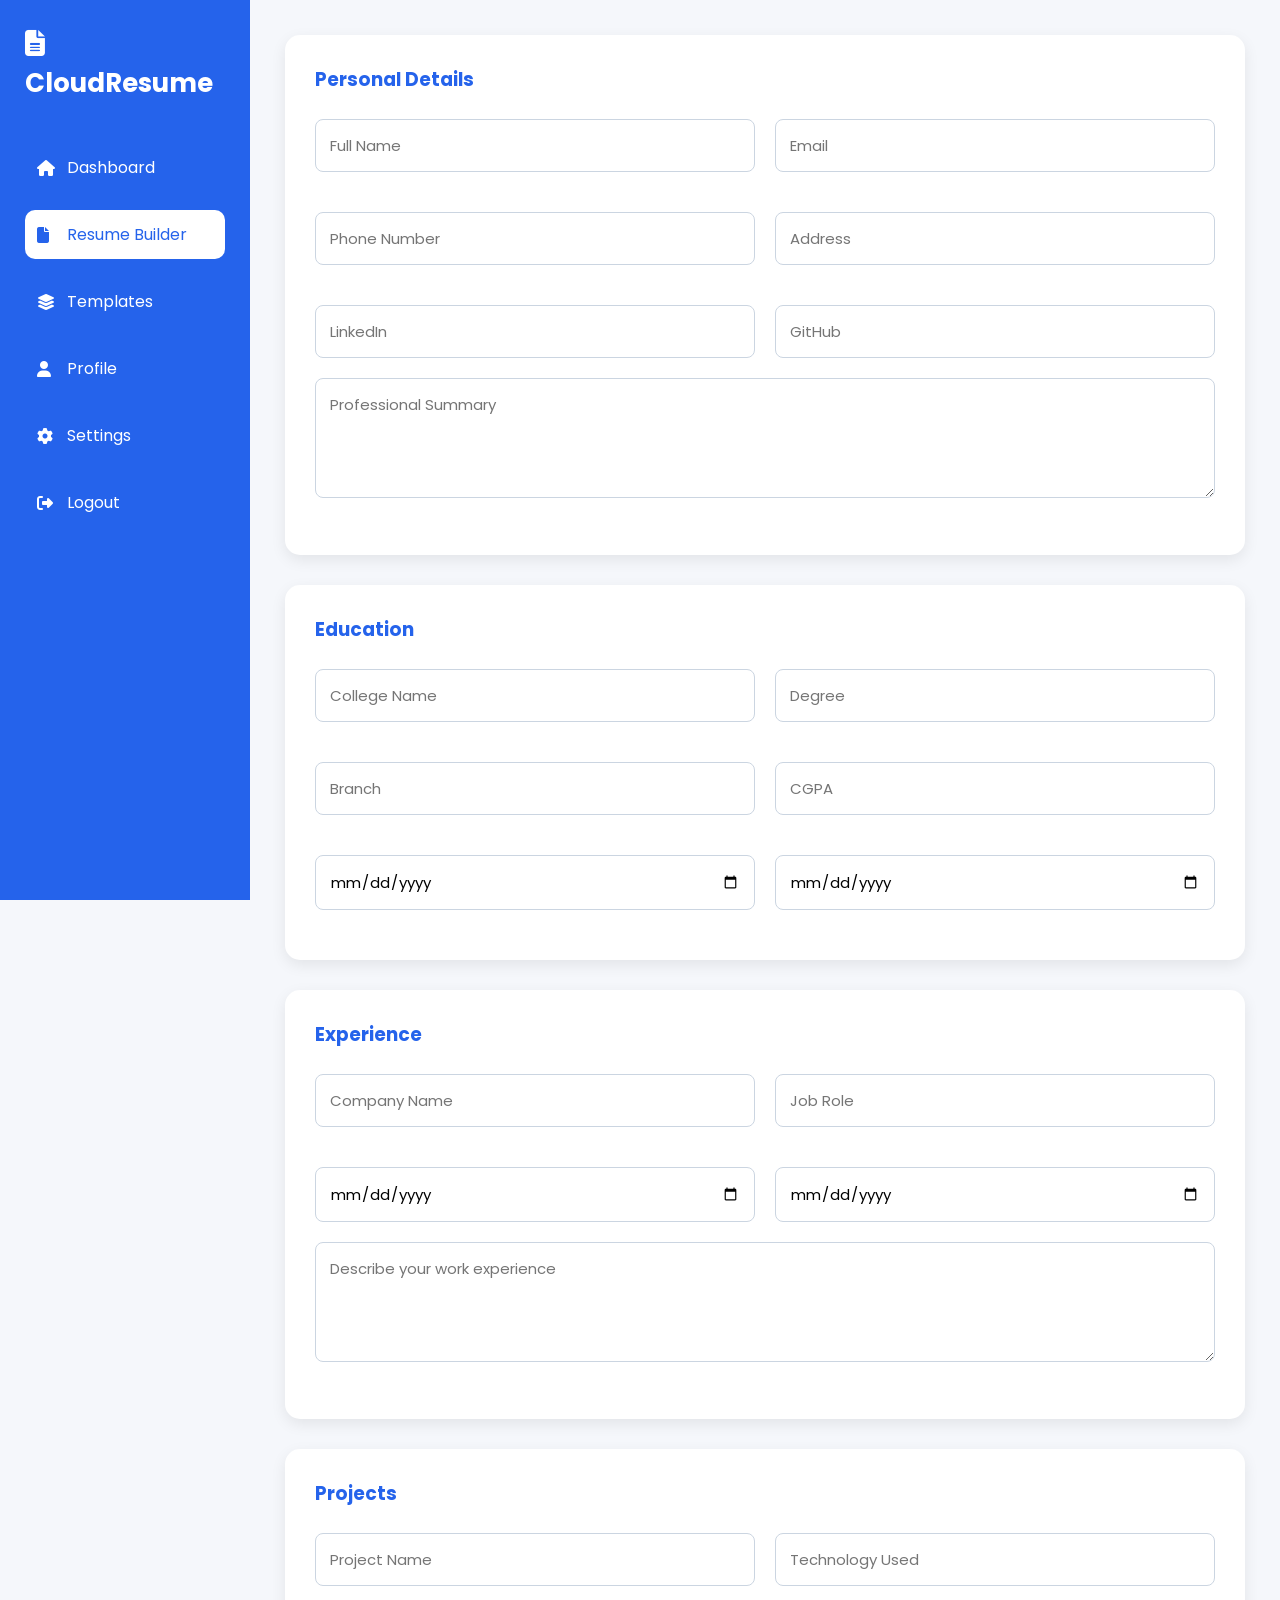
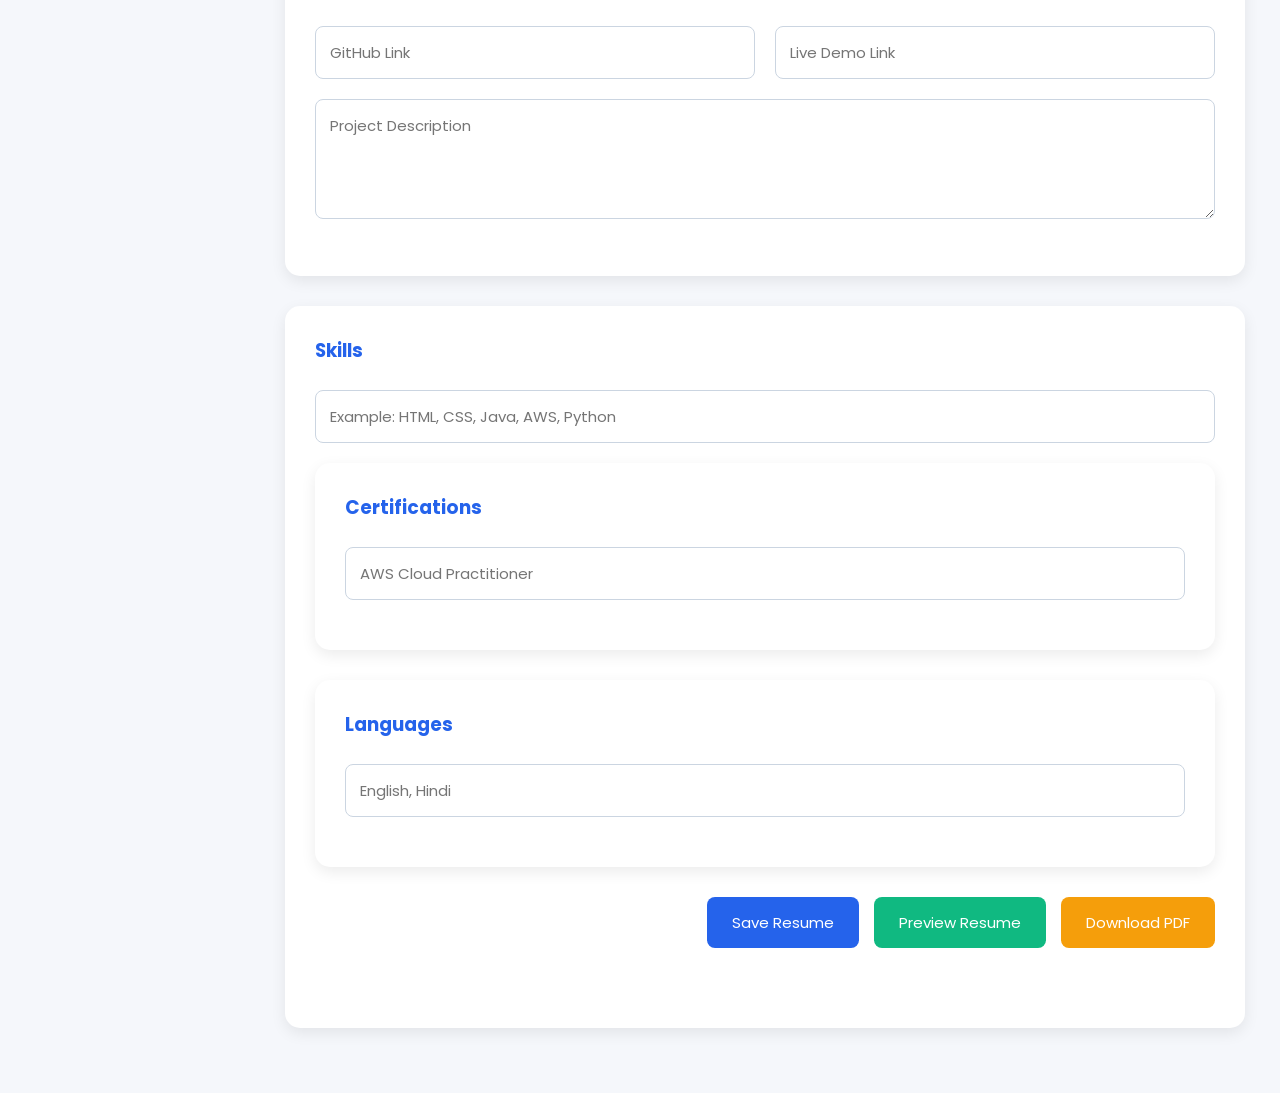
<file: resume-builder.html>
<!DOCTYPE html>
<html lang="en">

<head>

    <meta charset="UTF-8">

    <meta name="viewport" content="width=device-width, initial-scale=1.0">

    <title>Resume Builder | CloudResume Pro</title>

    <link rel="stylesheet" href="resume-builder.css">

    <link href="https://fonts.googleapis.com/css2?family=Poppins:wght@300;400;500;600;700&display=swap" rel="stylesheet">

    <link rel="stylesheet"
        href="https://cdnjs.cloudflare.com/ajax/libs/font-awesome/6.5.2/css/all.min.css">

</head>

<body>

<!-- ================= SIDEBAR ================= -->

<div class="sidebar">

    <div class="logo">
        <i class="fa-solid fa-file-lines"></i>
        <span>CloudResume</span>
    </div>

    <ul>

        <li>
            <a href="dashboard.html">
                <i class="fa-solid fa-house"></i>
                <span>Dashboard</span>
            </a>
        </li>

        <li class="active">
            <a href="resume-builder.html">
                <i class="fa-solid fa-file"></i>
                <span>Resume Builder</span>
            </a>
        </li>

        <li>
            <a href="#">
                <i class="fa-solid fa-layer-group"></i>
                <span>Templates</span>
            </a>
        </li>

        <li>
            <a href="#">
                <i class="fa-solid fa-user"></i>
                <span>Profile</span>
            </a>
        </li>

        <li>
            <a href="#">
                <i class="fa-solid fa-gear"></i>
                <span>Settings</span>
            </a>
        </li>

        <li>
            <a href="login.html">
                <i class="fa-solid fa-right-from-bracket"></i>
                <span>Logout</span>
            </a>
        </li>

    </ul>

</div>

<!-- ================= MAIN CONTENT ================= -->

<div class="main">

<form>

<!-- Personal Details -->

<section class="section">

<h3>Personal Details</h3>

<div class="grid">

<input
type="text"
id="fullName"
placeholder="Full Name"
required>

<input
type="email"
id="email"
placeholder="Email"
required>

<input
type="text"
id="phone"
placeholder="Phone Number">

<input
type="text"
id="address"
placeholder="Address">

<input
type="text"
id="linkedin"
placeholder="LinkedIn">

<input
type="text"
id="github"
placeholder="GitHub">

</div>

<textarea
id="summary"
placeholder="Professional Summary">
</textarea>
</section>

<!-- Education -->

<section class="section">

<h3>Education</h3>

<div class="grid">

<input
id="college"
type="text"
placeholder="College Name">

<input
id="degree"
type="text"
placeholder="Degree">

<input 
id="branch"
type="text" 
placeholder="Branch">

<input 
id="CGPA"
type="text" 
placeholder="CGPA">

<input type="date">

<input type="date">

</div>

</section>

<!-- Experience -->

<section class="section">

<h3>Experience</h3>

<div class="grid">

<input type="text" placeholder="Company Name">

<input type="text" placeholder="Job Role">

<input type="date">

<input type="date">

</div>

<textarea placeholder="Describe your work experience"></textarea>

</section>

<!-- Projects -->

<section class="section">

<h3>Projects</h3>

<div class="grid">

<input
type="text"
id="project"
placeholder="Project Name">

<input type="text" placeholder="Technology Used">

<input type="url" placeholder="GitHub Link">

<input type="url" placeholder="Live Demo Link">

</div>

<textarea placeholder="Project Description"></textarea>

</section>

<!-- Skills -->

<section class="section">

<h3>Skills</h3>

<input
type="text"
id="skills"
placeholder="Example: HTML, CSS, Java, AWS, Python">

<!-- Certifications -->

<section class="section">

<h3>Certifications</h3>

<input type="text" placeholder="AWS Cloud Practitioner">

</section>

<!-- Languages -->

<section class="section">

<h3>Languages</h3>

<input type="text" placeholder="English, Hindi">

</section>

<!-- Buttons -->

<div class="action-buttons">

<button type="submit">Save Resume</button>

<button type="button" id="previewBtn" class="preview-btn">
    Preview Resume
</button>

<button type="button">Download PDF</button>

</div>

</form>

</div>

<script src="js/builder.js"></script>

</body>

</html>
</file>
<file: resume-builder.css>
/* ==========================
   GLOBAL
========================== */

*{
    margin:0;
    padding:0;
    box-sizing:border-box;
    font-family:'Poppins',sans-serif;
}

body{
    display:flex;
    background:#F5F7FB;
}

/* ==========================
   SIDEBAR
========================== */

.sidebar{
    width:250px;
    height:100vh;
    background:#2563EB;
    color:white;
    position:fixed;
    left:0;
    top:0;
    padding:25px;
}

.logo{
    font-size:26px;
    font-weight:700;
    margin-bottom:40px;
}

.logo i{
    margin-right:10px;
}

.sidebar ul{
    list-style:none;
}

.sidebar ul li{
    margin:18px 0;
}

.sidebar ul li a{
    display:flex;
    align-items:center;
    color:white;
    text-decoration:none;
    padding:12px;
    border-radius:10px;
    transition:.3s;
}

.sidebar ul li a i{
    width:30px;
}

.sidebar ul li a:hover,
.sidebar .active a{
    background:white;
    color:#2563EB;
}

/* ==========================
   MAIN CONTENT
========================== */

.main{
    margin-left:250px;
    width:calc(100% - 250px);
    padding:35px;
}

/* ==========================
   HEADER
========================== */

header{
    display:flex;
    justify-content:space-between;
    align-items:center;
    margin-bottom:35px;
}

header h2{
    color:#1E293B;
}

header button{
    background:#2563EB;
    color:white;
    border:none;
    padding:12px 25px;
    border-radius:8px;
    cursor:pointer;
    transition:.3s;
}

header button:hover{
    background:#1D4ED8;
}

/* ==========================
   FORM SECTIONS
========================== */

.section{
    background:white;
    padding:30px;
    border-radius:15px;
    margin-bottom:30px;
    box-shadow:0 5px 15px rgba(0,0,0,.08);
}

.section h3{
    margin-bottom:25px;
    color:#2563EB;
}

/* ==========================
   GRID
========================== */

.grid{
    display:grid;
    grid-template-columns:repeat(2,1fr);
    gap:20px;
}

/* ==========================
   INPUTS
========================== */

input,
textarea{
    width:100%;
    padding:14px;
    border:1px solid #CBD5E1;
    border-radius:8px;
    font-size:15px;
    margin-bottom:20px;
    outline:none;
    transition:.3s;
}

input:focus,
textarea:focus{
    border-color:#2563EB;
}

textarea{
    resize:vertical;
    min-height:120px;
}

/* ==========================
   BUTTONS
========================== */

.action-buttons{
    display:flex;
    justify-content:flex-end;
    gap:15px;
    margin-bottom:50px;
}

.action-buttons button{
    border:none;
    padding:14px 25px;
    border-radius:8px;
    cursor:pointer;
    font-size:15px;
    transition:.3s;
}

.action-buttons button:first-child{
    background:#2563EB;
    color:white;
}

.action-buttons button:first-child:hover{
    background:#1D4ED8;
}

.action-buttons button:nth-child(2){
    background:#10B981;
    color:white;
}

.action-buttons button:nth-child(2):hover{
    background:#059669;
}

.action-buttons button:last-child{
    background:#F59E0B;
    color:white;
}

.action-buttons button:last-child:hover{
    background:#D97706;
}

/* ==========================
   RESPONSIVE
========================== */

@media(max-width:992px){

.sidebar{
    width:80px;
    padding:20px 10px;
}

.logo span{
    display:none;
}

.sidebar ul li a span{
    display:none;
}

.main{
    margin-left:80px;
    width:calc(100% - 80px);
}

.grid{
    grid-template-columns:1fr;
}

header{
    flex-direction:column;
    align-items:flex-start;
    gap:20px;
}

.action-buttons{
    flex-direction:column;
}

.action-buttons button{
    width:100%;
}

}

@media(max-width:600px){

.main{
    padding:20px;
}

.section{
    padding:20px;
}

header h2{
    font-size:24px;
}

}
.preview-btn{
    display:inline-block;
    background:#10B981;
    color:white;
    text-decoration:none;
    padding:14px 25px;
    border-radius:8px;
    transition:.3s;
}

.preview-btn:hover{
    background:#059669;
}
</file>
